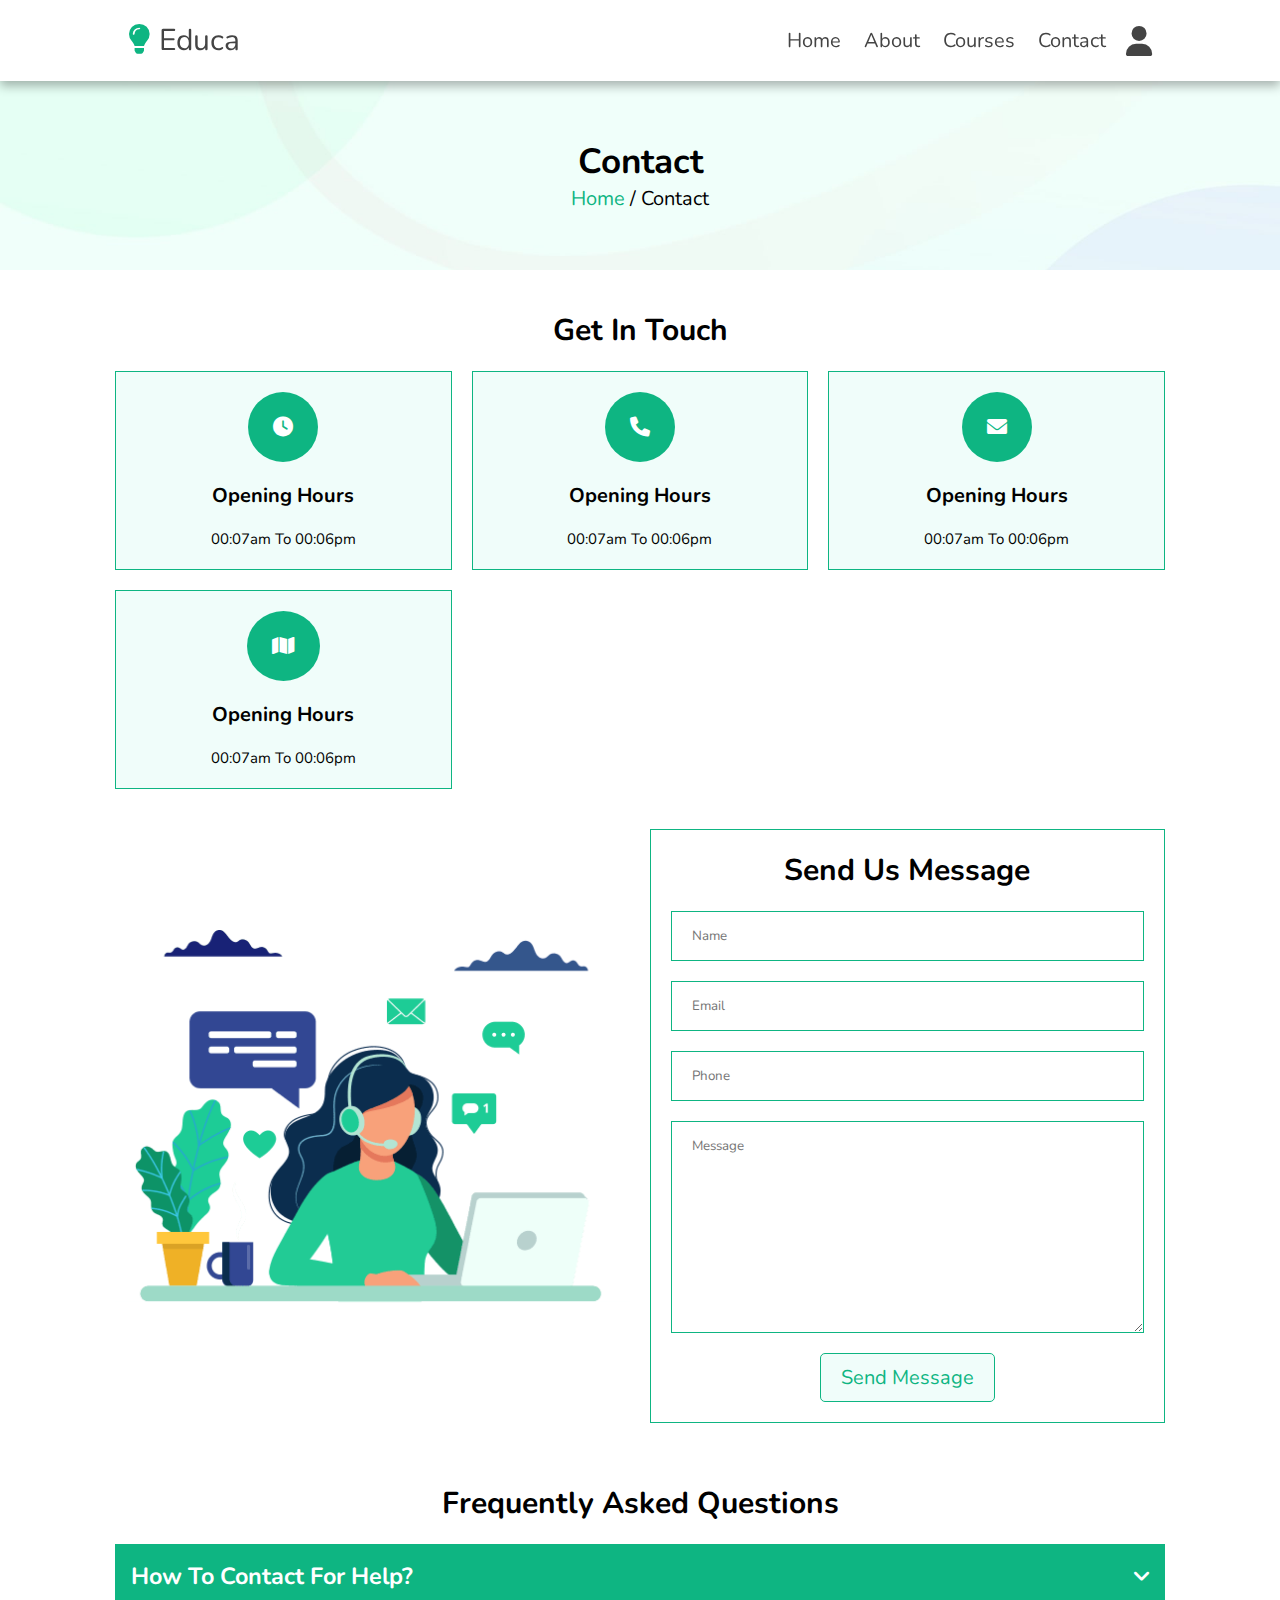
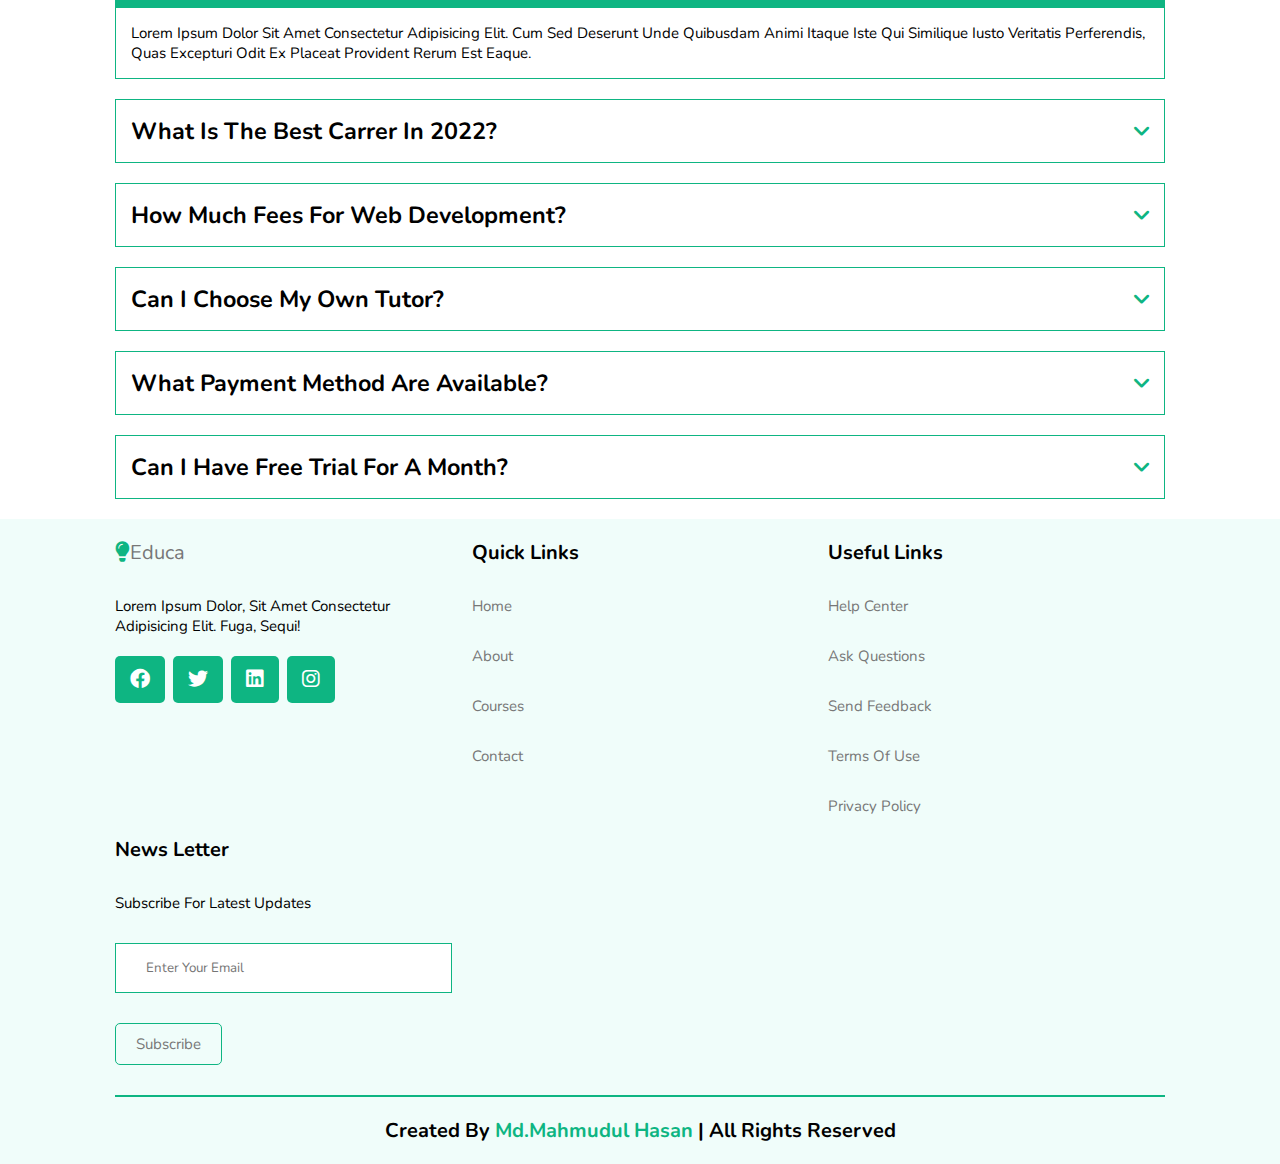
<file: contact.html>
<!DOCTYPE html>
<html lang="en">
  <head>
    <meta charset="UTF-8" />
    <meta http-equiv="X-UA-Compatible" content="IE=edge" />
    <meta name="viewport" content="width=device-width, initial-scale=1.0" />
    <link
      rel="stylesheet"
      href="https://cdnjs.cloudflare.com/ajax/libs/font-awesome/6.0.0-beta3/css/all.min.css"
    />
    <link rel="stylesheet" href="style.css" />
    <title>Contact</title>
  </head>
  <body>
    <!--Header Section Start-->
    <header class="header">
      <a href="" class="logo"><i class="fas fa-lightbulb"></i> educa</a>
      <div class="wrapper">
        <nav class="navbar">
          <a href="home.html">home</a>
          <a href="about.html">about</a>
          <a href="courses.html">courses</a>
          <a href="contact.html">contact</a>
        </nav>
        <div class="icons">
          <div id="account-btn" class="fas fa-user"></div>
          <div id="menu-btn" class="fas fa-bars"></div>
        </div>
      </div>
    </header>
    <!--Header Section End-->

    <!--Account Form Section Start-->
    <div class="account-form">
      <div id="close-form" class="fas fa-times"></div>
      <div class="buttons">
        <span class="btn active login-btn">login</span>
        <!--used span as button to avoid a javascript error-->
        <span class="btn register-btn">register</span>
      </div>
      <form action="" class="login-form active">
        <h3>login form</h3>
        <input type="email" placeholder="enter your email" class="box" />
        <input type="password" placeholder="enter your password" class="box" />
        <div class="flex">
          <input type="checkbox" id="remember-me" />
          <label for="remember-me">remember me</label>
          <a href="">forget password?</a>
        </div>
        <input type="submit" class="btn submit-btn" value="login now" />
      </form>
      <form action="" class="register-form">
        <h3>Register form</h3>
        <input type="email" placeholder="enter your email" class="box" />
        <input type="password" placeholder="enter your password" class="box" />

        <input type="submit" class="btn submit-btn" value="Register now" />
      </form>
    </div>
    <!--Account Form Section End-->
    <!-------------------------heading link section start--------------------->
    <section class="heading-link">
      <h3>contact</h3>
      <p><a href="/home.html">home</a> / contact</p>
    </section>
    <!-------------------------heading link section end--------------------->
    <!-------------------------contact section start--------------------->
    <section class="contact">
      <h1 class="heading">get in touch</h1>
      <div class="icons-container">
        <div class="icon">
          <i class="fas fa-clock"></i>
          <h3>opening hours</h3>
          <p>00:07am to 00:06pm</p>
        </div>
        <div class="icon">
          <i class="fas fa-phone"></i>
          <h3>opening hours</h3>
          <p>00:07am to 00:06pm</p>
        </div>
        <div class="icon">
          <i class="fas fa-envelope"></i>
          <h3>opening hours</h3>
          <p>00:07am to 00:06pm</p>
        </div>
        <div class="icon">
          <i class="fas fa-map"></i>
          <h3>opening hours</h3>
          <p>00:07am to 00:06pm</p>
        </div>
      </div>
      <div class="box-container">
        <div class="image">
          <img src="images/contact-img.png" alt="" />
        </div>

        <form action="">
          <h3>Send us message</h3>
          <input type="text" placeholder="name" class="box" />
          <input type="email" placeholder="email" class="box" />
          <input type="number" placeholder="phone" class="box" />
          <textarea
            name=""
            id=""
            cols="30"
            rows="10"
            placeholder="message"
            class="box"
          ></textarea>
          <input type="submit" value="send message" class="btn" />
        </form>
      </div>
    </section>
    <!-------------------------contact section end--------------------->
    <!-------------------------faq section start--------------------->
    <section class="faq">
      <h1 class="heading">frequently asked questions</h1>
      <div class="accordion-container">
        <div class="accordion active">
          <div class="accordion-heading">
            <h3>how to contact for help?</h3>
            <i class="fas fa-angle-down"></i>
          </div>
          <p class="accordion-content">
            Lorem ipsum dolor sit amet consectetur adipisicing elit. Cum sed
            deserunt unde quibusdam animi itaque iste qui similique iusto
            veritatis perferendis, quas excepturi odit ex placeat provident
            rerum est eaque.
          </p>
        </div>
        <div class="accordion">
          <div class="accordion-heading">
            <h3>what is the best carrer in 2022?</h3>
            <i class="fas fa-angle-down"></i>
          </div>
          <p class="accordion-content">
            Lorem ipsum dolor sit amet consectetur adipisicing elit. Cum sed
            deserunt unde quibusdam animi itaque iste qui similique iusto
            veritatis perferendis, quas excepturi odit ex placeat provident
            rerum est eaque.
          </p>
        </div>

        <div class="accordion">
            <div class="accordion-heading">
                <h3>how much fees for web development?</h3>
                <i class="fas fa-angle-down"></i>
            </div>
            <p class="accordion-content">
                Lorem ipsum dolor sit amet consectetur adipisicing elit. Cum sed deserunt unde quibusdam animi itaque iste qui similique iusto veritatis perferendis, quas excepturi odit ex placeat provident rerum est eaque.
            </p>
            
        </div>

        <div class="accordion">
            <div class="accordion-heading">
                <h3>can i choose my own tutor?</h3>
                <i class="fas fa-angle-down"></i>
            </div>
            <p class="accordion-content">
                Lorem ipsum dolor sit amet consectetur adipisicing elit. Cum sed deserunt unde quibusdam animi itaque iste qui similique iusto veritatis perferendis, quas excepturi odit ex placeat provident rerum est eaque.
            </p>
            
        </div>

        <div class="accordion">
            <div class="accordion-heading">
                <h3>what payment method are available?</h3>
                <i class="fas fa-angle-down"></i>
            </div>
            <p class="accordion-content active">
                Lorem ipsum dolor sit amet consectetur adipisicing elit. Cum sed deserunt unde quibusdam animi itaque iste qui similique iusto veritatis perferendis, quas excepturi odit ex placeat provident rerum est eaque.
            </p>
            
        </div>

        <div class="accordion">
            <div class="accordion-heading">
                <h3>can i have free trial for a month?</h3>
                <i class="fas fa-angle-down"></i>
            </div>
            <p class="accordion-content">
                Lorem ipsum dolor sit amet consectetur adipisicing elit. Cum sed deserunt unde quibusdam animi itaque iste qui similique iusto veritatis perferendis, quas excepturi odit ex placeat provident rerum est eaque.
            </p>
            
        </div>
      </div>
    </section>
    <!-------------------------faq section end--------------------->
    <!--Footer Section Start-->

    <section class="footer">
      <div class="box-container">
        <div class="box">
          <a href="" class="logo"><i class="fas fa-lightbulb"></i>educa</a>
          <p>
            Lorem ipsum dolor, sit amet consectetur adipisicing elit. Fuga,
            sequi!
          </p>
          <div class="icons">
            <a href=""> <i class="fab fa-facebook"></i></a>
            <a href=""> <i class="fab fa-twitter"></i></a>
            <a href=""> <i class="fab fa-linkedin"></i></a>
            <a href=""><i class="fab fa-instagram"></i></a>
          </div>
        </div>
        <div class="box">
          <h3>quick links</h3>
          <a href="home.html">home</a>
          <a href="about.html">about</a>
          <a href="courses.html">courses</a>
          <a href="contact.html">contact</a>
        </div>
        <div class="box">
          <h3>useful links</h3>
          <a href="">help center</a>
          <a href="">ask questions</a>
          <a href="">send feedback</a>
          <a href="">terms of use</a>
          <a href="">privacy policy</a>
        </div>
        <div class="box">
          <h3>news letter</h3>
          <p>subscribe for latest updates</p>
          <input type="email" placeholder="enter your email" />
          <a href="" class="btn">subscribe</a>
        </div>
      </div>
      <h3 class="credit">
        created by <span>md.mahmudul hasan</span> | all rights reserved
      </h3>
    </section>
    <!--Footer Section Start-->

    <script src="script.js"></script>
  </body>
</html>
</file>
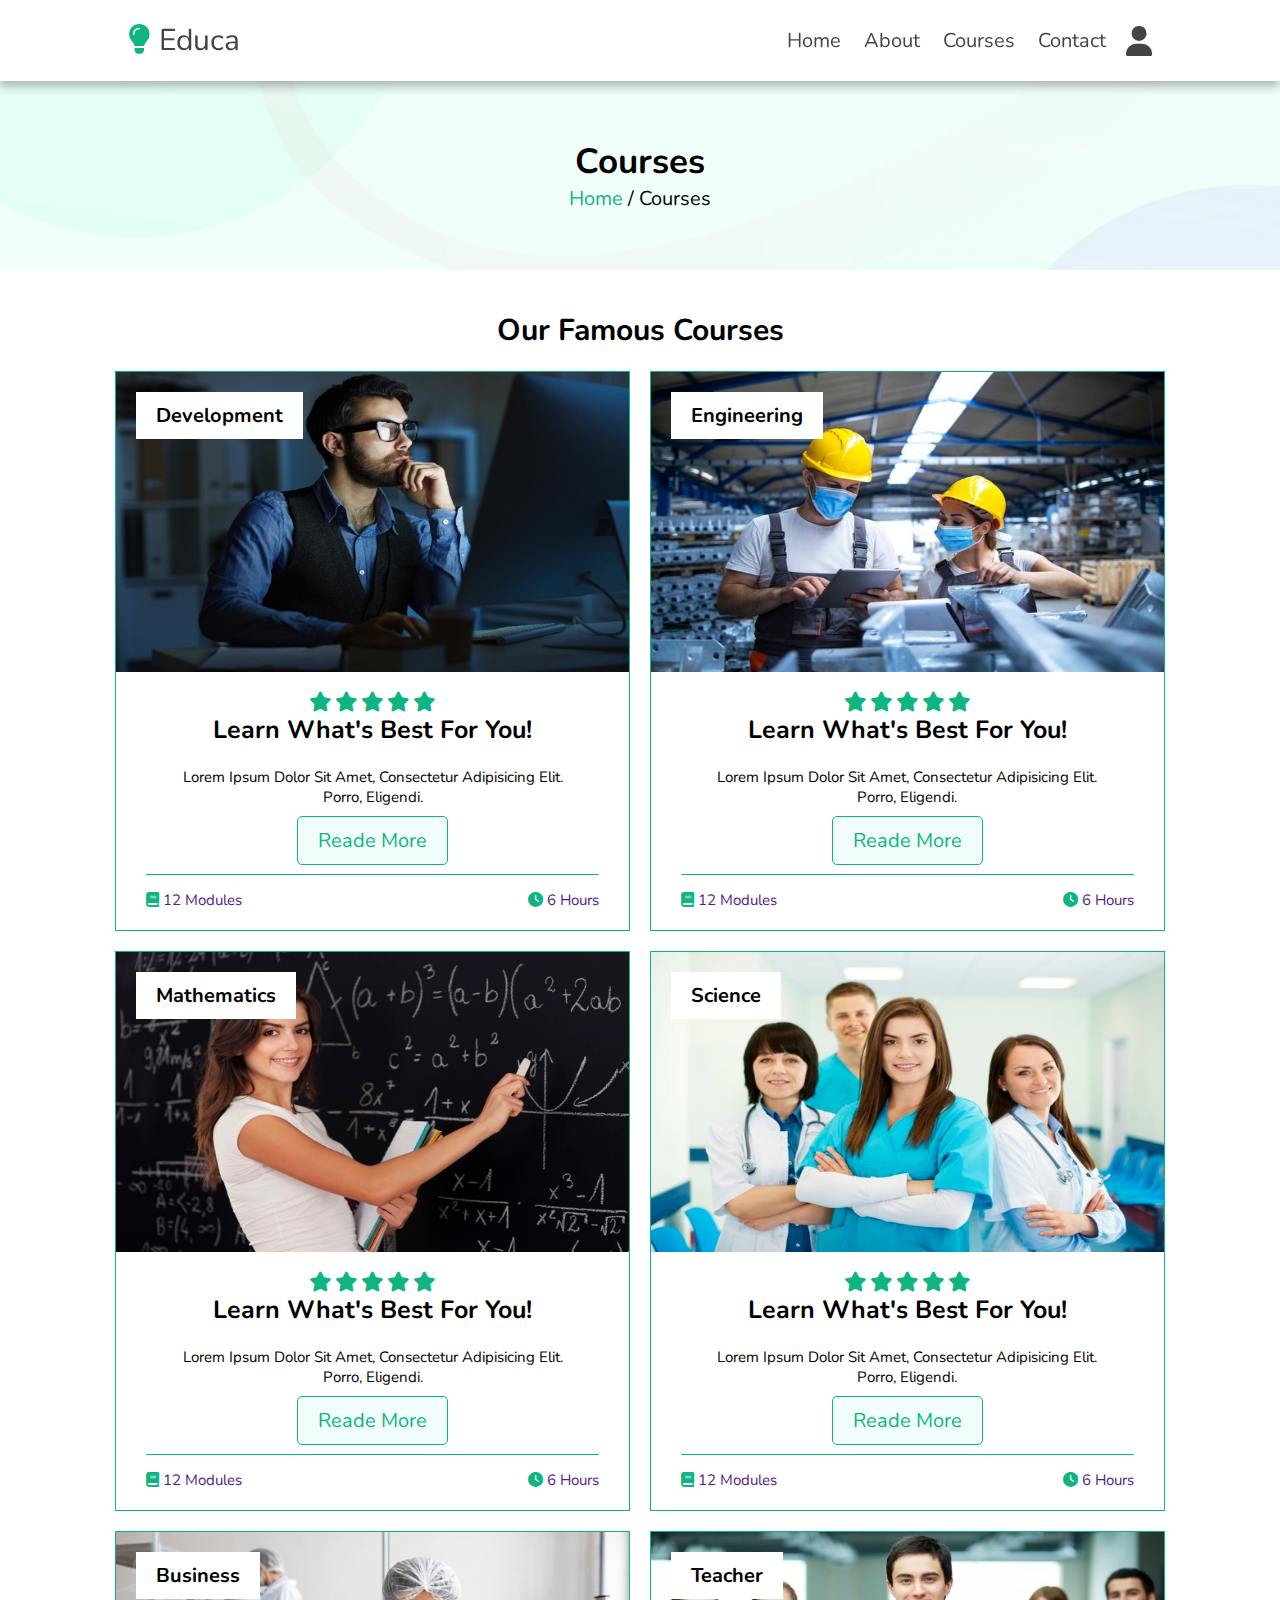
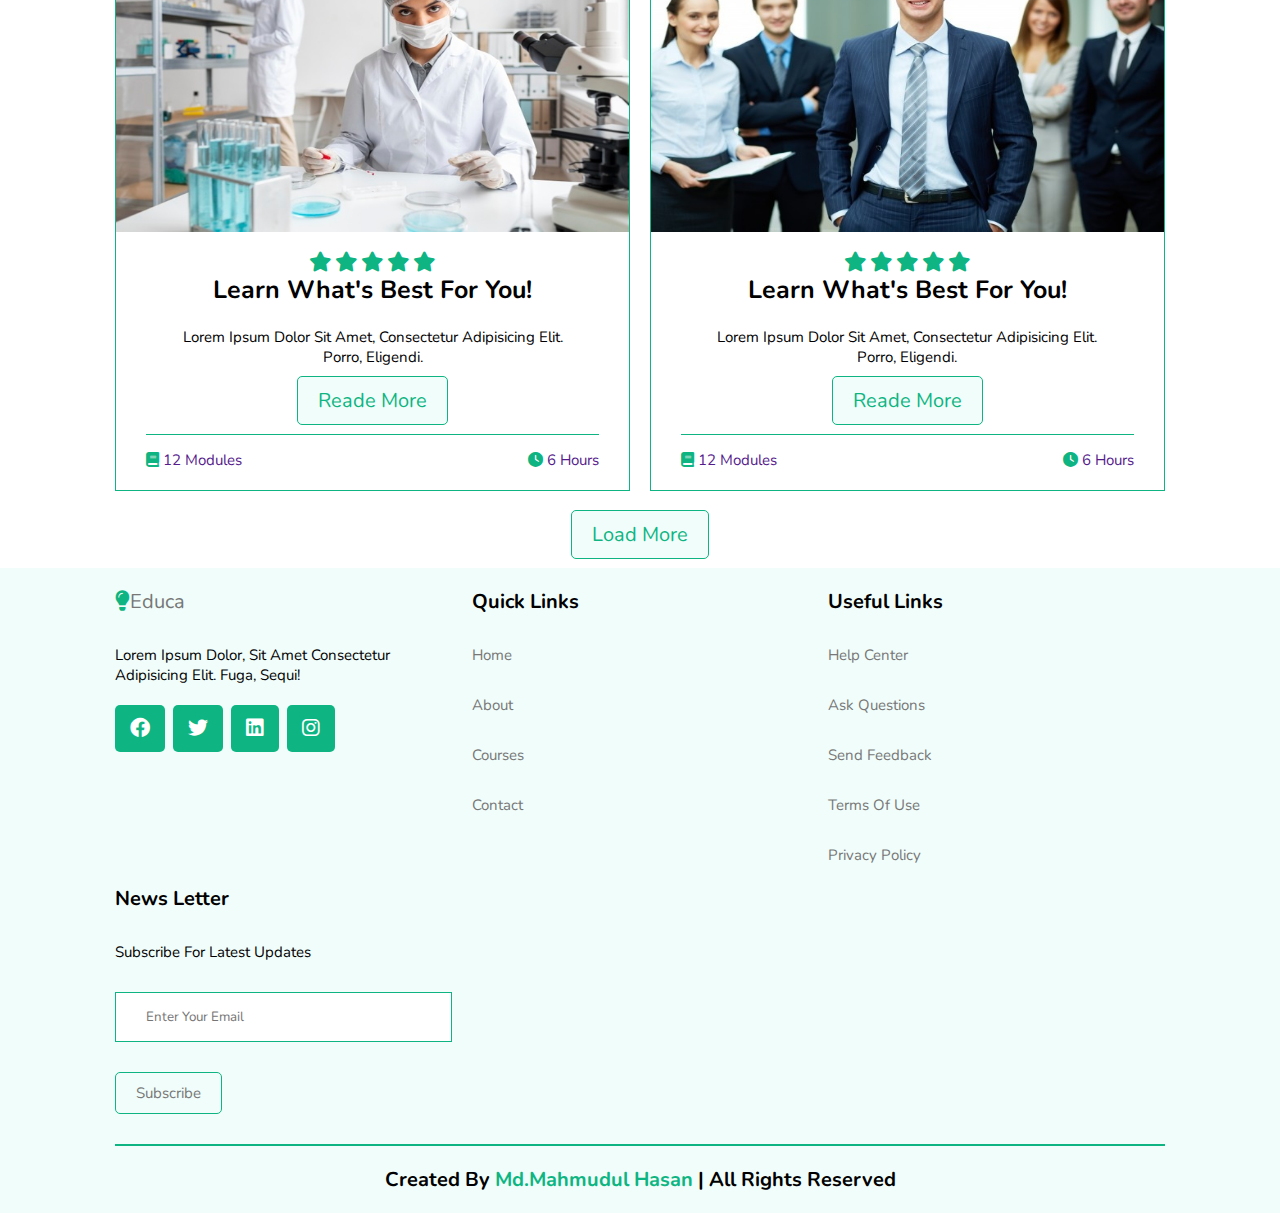
<file: courses.html>
<!DOCTYPE html>
<html lang="en">
<head>
    <meta charset="UTF-8">
    <meta http-equiv="X-UA-Compatible" content="IE=edge">
    <meta name="viewport" content="width=device-width, initial-scale=1.0">
    <link rel="stylesheet" href="https://cdnjs.cloudflare.com/ajax/libs/font-awesome/6.0.0-beta3/css/all.min.css">
    <link rel="stylesheet" href="style.css">
    <title>Courses</title>
</head>
<body>
    <!--Header Section Start-->
    <header class="header">
        <a href="" class="logo"><i class="fas fa-lightbulb"></i> educa</a>
       <div class="wrapper">
        <nav class="navbar">
            <a href="home.html">home</a>
            <a href="about.html">about</a>
            <a href="courses.html">courses</a>
            <a href="contact.html">contact</a> 
        </nav>
        <div class="icons">
            <div id="account-btn" class="fas fa-user"></div>
            <div id="menu-btn" class="fas fa-bars"></div>
        </div>
       </div>
        
    </header>
    <!--Header Section End-->

    <!--Account Form Section Start-->
    <div class="account-form">
        <div id="close-form" class="fas fa-times"></div>
        <div class="buttons">
            <span class="btn active login-btn">login</span> <!--used span as button to avoid a javascript error-->
            <span class="btn register-btn">register</span>
            
        </div>
        <form action="" class="login-form active">
            <h3>login form</h3>
            <input type="email" placeholder="enter your email" class="box">
            <input type="password" placeholder="enter your password" class="box">
            <div class="flex">
                <input type="checkbox" id="remember-me">
                <label for="remember-me">remember me</label>
                <a href="">forget password?</a>

            </div>
            <input type="submit" class="btn submit-btn" value="login now">
        </form>
        <form action="" class="register-form">
            <h3>Register form</h3>
            <input type="email" placeholder="enter your email" class="box">
            <input type="password" placeholder="enter your password" class="box">

            <input type="submit" class="btn submit-btn" value="Register now">
        </form>
    </div>
    <!--Account Form Section End-->
     <!-------------------------heading link section start--------------------->
     <section class="heading-link">
        <h3>courses</h3>
    <p><a href="/home.html">home</a> / courses</p>
    </section>
     <!-------------------------heading link section end--------------------->
     <!-------------------------course section start--------------------->
     <section class="course">
         <h1 class="heading">our famous courses</h1>
         <div class="box-container">
            <div class="box">
                <div class="image">
                    <img src="images/course-2-1.jpg" alt="">
                    <h3>development</h3>
                </div>
                <div class="wrapper">
                    <div class="content">
                        <div class="stars">
                            <i class="fas fa-star"></i>
                            <i class="fas fa-star"></i>
                            <i class="fas fa-star"></i>
                            <i class="fas fa-star"></i>
                            <i class="fas fa-star"></i>
                        </div>
                        <h3>learn what's best for you!</h3>
                        <p>Lorem ipsum dolor sit amet, consectetur adipisicing elit. Porro, eligendi.</p>
                        <a href="" class="btn">reade more</a>
                    </div>
                    <div class="icons">
                        <a href=""><i class="fas fa-book"></i> 12 modules</a>
                        <a href=""><i class="fas fa-clock"></i> 6 hours</a>
    
                    </div>
                </div>
            </div>
             <div class="box">
                <div class="image">
                    <img src="images/course-2-2.jpg" alt="">
                    <h3>engineering</h3>
                </div>
                <div class="wrapper">
                    <div class="content">
                        <div class="stars">
                            <i class="fas fa-star"></i>
                            <i class="fas fa-star"></i>
                            <i class="fas fa-star"></i>
                            <i class="fas fa-star"></i>
                            <i class="fas fa-star"></i>
                        </div>
                        <h3>learn what's best for you!</h3>
                        <p>Lorem ipsum dolor sit amet, consectetur adipisicing elit. Porro, eligendi.</p>
                        <a href="" class="btn">reade more</a>
                    </div>
                    <div class="icons">
                        <a href=""><i class="fas fa-book"></i> 12 modules</a>
                        <a href=""><i class="fas fa-clock"></i> 6 hours</a>
    
                    </div>
                </div>
            </div>
            <div class="box">
                <div class="image">
                    <img src="images/course-2-3.jpg" alt="">
                    <h3>mathematics</h3>
                </div>
                <div class="wrapper">
                    <div class="content">
                        <div class="stars">
                            <i class="fas fa-star"></i>
                            <i class="fas fa-star"></i>
                            <i class="fas fa-star"></i>
                            <i class="fas fa-star"></i>
                            <i class="fas fa-star"></i>
                        </div>
                        <h3>learn what's best for you!</h3>
                        <p>Lorem ipsum dolor sit amet, consectetur adipisicing elit. Porro, eligendi.</p>
                        <a href="" class="btn">reade more</a>
                    </div>
                    <div class="icons">
                        <a href=""><i class="fas fa-book"></i> 12 modules</a>
                        <a href=""><i class="fas fa-clock"></i> 6 hours</a>
    
                    </div>
                </div>
            </div>
            <div class="box">
                <div class="image">
                    <img src="images/course-2-4.jpg" alt="">
                    <h3>science</h3>
                </div>
                <div class="wrapper">
                    <div class="content">
                        <div class="stars">
                            <i class="fas fa-star"></i>
                            <i class="fas fa-star"></i>
                            <i class="fas fa-star"></i>
                            <i class="fas fa-star"></i>
                            <i class="fas fa-star"></i>
                        </div>
                        <h3>learn what's best for you!</h3>
                        <p>Lorem ipsum dolor sit amet, consectetur adipisicing elit. Porro, eligendi.</p>
                        <a href="" class="btn">reade more</a>
                    </div>
                    <div class="icons">
                        <a href=""><i class="fas fa-book"></i> 12 modules</a>
                        <a href=""><i class="fas fa-clock"></i> 6 hours</a>
    
                    </div>
                </div>
            </div>
            <div class="box">
                <div class="image">
                    <img src="images/course-2-5.jpg" alt="">
                    <h3>business</h3>
                </div>
                <div class="wrapper">
                    <div class="content">
                        <div class="stars">
                            <i class="fas fa-star"></i>
                            <i class="fas fa-star"></i>
                            <i class="fas fa-star"></i>
                            <i class="fas fa-star"></i>
                            <i class="fas fa-star"></i>
                        </div>
                        <h3>learn what's best for you!</h3>
                        <p>Lorem ipsum dolor sit amet, consectetur adipisicing elit. Porro, eligendi.</p>
                        <a href="" class="btn">reade more</a>
                    </div>
                    <div class="icons">
                        <a href=""><i class="fas fa-book"></i> 12 modules</a>
                        <a href=""><i class="fas fa-clock"></i> 6 hours</a>
    
                    </div>
                </div>
            </div>
            <div class="box">
                <div class="image">
                    <img src="images/course-2-6.jpg" alt="">
                    <h3>teacher</h3>
                </div>
                <div class="wrapper">
                    <div class="content">
                        <div class="stars">
                            <i class="fas fa-star"></i>
                            <i class="fas fa-star"></i>
                            <i class="fas fa-star"></i>
                            <i class="fas fa-star"></i>
                            <i class="fas fa-star"></i>
                        </div>
                        <h3>learn what's best for you!</h3>
                        <p>Lorem ipsum dolor sit amet, consectetur adipisicing elit. Porro, eligendi.</p>
                        <a href="" class="btn">reade more</a>
                    </div>
                    <div class="icons">
                        <a href=""><i class="fas fa-book"></i> 12 modules</a>
                        <a href=""><i class="fas fa-clock"></i> 6 hours</a>
    
                    </div>
                </div>
            </div>
            <div class="box hide">
                <div class="image">
                    <img src="images/course-2-7.jpg" alt="">
                    <h3>designing</h3>
                </div>
                <div class="wrapper">
                    <div class="content">
                        <div class="stars">
                            <i class="fas fa-star"></i>
                            <i class="fas fa-star"></i>
                            <i class="fas fa-star"></i>
                            <i class="fas fa-star"></i>
                            <i class="fas fa-star"></i>
                        </div>
                        <h3>learn what's best for you!</h3>
                        <p>Lorem ipsum dolor sit amet, consectetur adipisicing elit. Porro, eligendi.</p>
                        <a href="" class="btn">reade more</a>
                    </div>
                    <div class="icons">
                        <a href=""><i class="fas fa-book"></i> 12 modules</a>
                        <a href=""><i class="fas fa-clock"></i> 6 hours</a>
    
                    </div>
                </div>
            </div>
            <div class="box hide">
                <div class="image">
                    <img src="images/course-2-9.jpg" alt="">
                    <h3>dancing</h3>
                </div>
                <div class="wrapper">
                    <div class="content">
                        <div class="stars">
                            <i class="fas fa-star"></i>
                            <i class="fas fa-star"></i>
                            <i class="fas fa-star"></i>
                            <i class="fas fa-star"></i>
                            <i class="fas fa-star"></i>
                        </div>
                        <h3>learn what's best for you!</h3>
                        <p>Lorem ipsum dolor sit amet, consectetur adipisicing elit. Porro, eligendi.</p>
                        <a href="" class="btn">reade more</a>
                    </div>
                    <div class="icons">
                        <a href=""><i class="fas fa-book"></i> 12 modules</a>
                        <a href=""><i class="fas fa-clock"></i> 6 hours</a>
    
                    </div>
                </div>
            </div>
            <div class="box hide">
                <div class="image">
                    <img src="images/course-2-8.jpg" alt="">
                    <h3>dancing</h3>
                </div>
                <div class="wrapper">
                    <div class="content">
                        <div class="stars">
                            <i class="fas fa-star"></i>
                            <i class="fas fa-star"></i>
                            <i class="fas fa-star"></i>
                            <i class="fas fa-star"></i>
                            <i class="fas fa-star"></i>
                        </div>
                        <h3>learn what's best for you!</h3>
                        <p>Lorem ipsum dolor sit amet, consectetur adipisicing elit. Porro, eligendi.</p>
                        <a href="" class="btn">reade more</a>
                    </div>
                    <div class="icons">
                        <a href=""><i class="fas fa-book"></i> 12 modules</a>
                        <a href=""><i class="fas fa-clock"></i> 6 hours</a>
    
                    </div>
                </div>
            </div>
         </div>
         <div class="load-more"><span class="btn">load more</span></div>
        </section>
     <!-------------------------course section end--------------------->
    <!--Footer Section Start-->

    <section class="footer">
        <div class="box-container">
            <div class="box">
                <a href="" class="logo"><i class="fas fa-lightbulb"></i>educa</a>
                <p>Lorem ipsum dolor, sit amet consectetur adipisicing elit. Fuga, sequi!</p>
                <div class="icons">
                   <a href=""> <i class="fab fa-facebook"></i></a>
                 <a href="">   <i class="fab fa-twitter"></i></a>
                   <a href=""> <i class="fab fa-linkedin"></i></a>
                    <a href=""><i class="fab fa-instagram"></i></a>
                </div>
            </div>
            <div class="box">
                <h3>quick links</h3>
                <a href="home.html">home</a>
                <a href="about.html">about</a>
                <a href="courses.html">courses</a>
                <a href="contact.html">contact</a>
            </div>
            <div class="box">
                <h3>useful links</h3>
                <a href="">help center</a>
                <a href="">ask questions</a>
                <a href="">send feedback</a>
                <a href="">terms of use</a>
                <a href="">privacy policy</a>
            </div>
            <div class="box">
                <h3>news letter</h3>
                <p>subscribe for latest updates</p>
                <input type="email" placeholder="enter your email">
                <a href="" class="btn">subscribe</a>
            </div>
        </div>
        <h3 class="credit">created by <span>md.mahmudul hasan</span> | all rights reserved</h3>
    </section>
    <!--Footer Section Start-->



    <script src="script.js"></script>
</body>
</html>
</file>
<file: style.css>
@import url('https://fonts.googleapis.com/css2?family=Nunito:wght@300;400;500;600;700&display=swap');

.swiper-pagination-bullet-active{
    background : var(--green)

}
:root{
    --green : #0eb582;
    --light-green : #f0fdfa;
    --light-color : #777;
    --light-white : #eee;
    --black : #444;
    --white : #fff;
    --border : .1rem solid var(--green);
    --box-shadow : 0 .5rem 1rem rgba(0,0,0,.3)
}

*{
    font-family: 'Nunito', sans-serif;
    margin: 0;
    padding: 0;
    box-sizing: border-box;
    text-transform: capitalize;
    border: none;
    outline: none;
    text-decoration: none;
    transition: all .2s linear;
}

html{
    font-size: 62.5%;
    overflow-x: hidden;
    scroll-behavior: smooth;
}
::-webkit-scrollbar{
    width: 1rem;
}

::-webkit-scrollbar-track{
    background: transparent;
}
::-webkit-scrollbar-thumb{
    background: var(--green);
}
.btn{
    padding: 1rem 2rem;
    background: #fff;
    color: var(--green);
    border: var(--border);
    font-size: 2rem;
    border-radius: .5rem;
    background: var(--light-green);
    cursor: pointer;
}
.btn:hover{
    background: var(--green);
    color: white;
}

section{
    min-height: 100vh;
    width: 100%;
    padding: 2rem 9%;
}
.heading{
    font-size: 3rem;
    text-align: center;
    padding: 2rem 0;
}

/*header style start*/
.header{
    position: fixed;
    top: 0;
    left: 0;
    right: 0;
    background: white;
    padding: 2rem 10%;
    display: flex;
    justify-content: space-between;
    align-items: center;
    box-shadow: var(--box-shadow);
    z-index: 1000;
}
.header .logo{
    color: var(--black);
    font-size: 3rem;
}

.header .logo i{
    color: var(--green);
}
.header .wrapper{
    display: flex;
    justify-content: center;
    align-items: center;
}
.header .navbar a{
    font-size: 2rem;
    color: var(--black);
    padding-right: 2rem;
}
.header .navbar a:hover{
    color: var(--green);
}
.header .icons #account-btn{
    font-size: 3rem;
    color: var(--black);
    cursor: pointer;

}
.header .icons #account-btn:hover{
    color: var(--green);
}
.header .icons #menu-btn{
    font-size: 3rem;
    color: var(--black);
    cursor: pointer;
    display: none;

}
.header .icons #menu-btn:hover{
    color: var(--green);
}
/*header style end*/
/*Account style start*/

.account-form{
    padding: 2rem;
    position: fixed;
    top: 0;
    right: -105%;
    z-index: 2000;
    background: #fff;
    height: 100%;
    width: 35rem;
    border: var(--border);
    display: flex;
    flex-flow: column;
    justify-content: center;
    align-items: center;
    text-align: center;
    gap: 2rem;
}
.account-form.popup{
    right: 0;
}
.account-form .buttons .btn.active{
    background: var(--green);
    color: #fff;
}
.account-form #close-form{
    position: absolute;
    top: 1.5rem;
    right: 2rem;
    font-size: 4rem;
    cursor: pointer;
    color: var(--black);
}
.account-form #close-form:hover{
    color: var(--green);
}
.account-form form{
    display: none;
}
.account-form form.active{
    display: block;
}

.account-form .login-form{
    border: var(--border);
    padding: 2rem;
    box-shadow: var(--box-shadow);
}

.account-form .login-form h3{
    font-size: 3rem;

}
.account-form .login-form .box{
    padding: 1.5rem;
    border: var(--border);
    width: 100%;
    margin: 2rem 0;
}
.account-form .login-form .flex{
    display: flex;
    
    align-items: center;
    font-size: 1.2rem;
}
.account-form .login-form .flex a{
    margin-left: auto;
}
.account-form .login-form .submit-btn{
    width: 100%;

    margin-top: 2rem;
}
.account-form .register-form{
    border: var(--border);
    padding: 2rem;
    box-shadow: var(--box-shadow);
}

.account-form .register-form h3{
    font-size: 3rem;

}
.account-form .register-form .box{
    padding: 1.5rem;
    border: var(--border);
    width: 100%;
    margin: 2rem 0;
}

.account-form .register-form .submit-btn{
    width: 100%;

    margin-top: 2rem;
}

/*Account style end*/
/*home-slider style start*/
.home{
    padding: 0;

}
.home .slide{
    display: flex;
    align-items: center;
    background-size: cover !important;
    background-position : center !important;
    height: 60rem;
}
.home .slide .content{
    width: 60rem;
}
.home .slide .content h3{
    font-size: 6rem;
    color: #fff;
}
.home .slide .content p{
    color: #fff;
    font-size: 1.5rem;
    padding: 3rem 0;
}

/*home-slider style end*/
/****************************home-subject style start************************/
.subject{
    min-height: 45vh;
}
.subject .box-container{
    display: grid;
    grid-template-columns: repeat(auto-fit,minmax(20rem,1fr));
    gap:2rem;
    text-align: center;

}
.subject .box-container .box{
    border: var(--border);
    background: var(--light-green);
    padding: 2rem;
}
.subject .box-container .box:hover{
    background: var(--green);
    cursor: pointer;
}
.subject .box-container .box h3{
    font-size: 2rem;
    padding: 2rem 0;
}
.subject .box-container .box p{
    font-size: 1.5rem;
}

/****************************home-subject style end****************************/
/****************************home-course style start****************************/
.course{
    min-height: 45vh;
}
.course .slide{
    text-align: center;
    position: relative;
    width: 30rem;
    overflow : hidden;
}
.course .slide .image{
    padding: 2rem;
}
.course .slide .image img{
    width: 100%;
    margin-bottom: 1.5rem;
}
.course .slide .image h3{
    font-size: 2rem;
}
.course .slide .content{
    position: absolute;
    bottom: 0;
    left: 0;
    right: 0;
    background: var(--green);
    padding: 2rem;
    bottom: -100%;
}
.course .slide .content h3{
    font-size: 2rem;
}
.course .slide .content p{
    font-size: 1.5rem;
    padding: 2rem 0;
}
.course .slide:hover .content{
    bottom: 0;
}
/****************************home-course style end****************************/
/****************************about header-link style start********************/
.heading-link{
   padding-top: 10rem;
    min-height: 30vh;
    background: url('images/heading-bg.jpg') no-repeat;
    background-size: cover;
    display: flex;
    justify-content: center;
    align-items: center;
    flex-flow: column;
}
.heading-link h3{
    font-size: 3.5rem;
    
}
.heading-link p{
    font-size: 2rem;
}
.heading-link p a{
    color: var(--green);
}
/****************************about header-link style end********************/
/****************************about  style start********************/
.about{
    min-height: 45vh;
}
.about .box-container{
    display: flex;
    justify-content: center;
    align-items: center;
    flex-wrap: wrap;
    gap: 3rem;
}

.about .box-container .image{
    flex: 1 1 40rem;
    
}
.about .box-container .content{
    flex: 1 1 40rem;


}
.about .box-container .image img{
    width: 100%;
}
.about .box-container .content h3{
    font-size: 3rem;
}
.about .box-container .content p{
    font-size: 1.5rem;
    padding: 3rem 0;

}
.about .box-container .content .card-container{
    display: flex;
    gap:2rem;
  
}
.about .box-container .content .card-container .card{
    flex: 1 1 16rem;
    border: var(--border);
    padding: 2rem;
    text-align: center;
}
/****************************about style end********************/
/****************************teacher style start********************/
.teacher{
    min-height: 40vh;
}

.teacher .box-container .box{
    width: 30rem;
    
    
} 
.teacher .box-container .box .content{
    display: flex;
    justify-content: space-between;
    align-items: center;
}
.teacher .box-container .box .content h3{
    font-size: 2rem;
}
.teacher .box-container .box .content p{
    font-size: 1.5rem;
}
.teacher .box-container .box .image{
    background: var(--light-green);
    position: relative;
    overflow : hidden;
}
.teacher .box-container .box .image img{
    width: 100%;
    
}
.teacher .box-container .box .image .icons-container{
    text-align: center;
    padding: 2rem 0;
    background: var(--black);
    position: absolute;
    bottom: -100%;
    right: 0;
    left: 0;
}
.teacher .box-container .box .image:hover .icons-container{
    bottom: 0;
}
.teacher .box-container .box .image .icons-container i{
    font-size: 3rem;
    padding-right: 2rem;
    color: white;
    
}
/****************************teacher style end********************/
/****************************student style start********************/
.student{
    min-height: 45vh;
}
.student .box-container .box{
    width: 35rem;
    text-align: center;
}
.student .box-container .box p{
    padding: 2rem 3rem;
    border: var(--border);
    font-size: 1.5rem;
    background: var(--light-green);
    
}
.student .box-container .box img{
    height: 10vh;
    width: 10vh;
    border-radius: 50%;
    margin: 2rem 0;
}
.student .box-container .box h3{
    font-size: 2rem;
    padding-bottom: 1rem;
}
.student .box-container .box .icons i{
    font-size: 1.5rem;
    color: var(--green);
}
/****************************student style end********************/
/****************************course style start********************/
.course .box-container{
    display: grid;
    grid-template-columns: repeat(auto-fit,minmax(40rem,1fr));
    gap:2rem;
}
.course .box-container .box{
    border: var(--border);
    padding-bottom: 2rem;
}

.course .box-container .box .wrapper{
    padding: 0 3rem;
    
}

.course .box-container .box{
    flex: 1 1 40rem
}
.course .box-container .box.hide{
    display: none;
}
.course .box-container .box .image{
    position: relative;
    height: 30rem;
    overflow : hidden;
}
.course .box-container .box .image img{
    width: 100%;
    height: 100%;

}
.course .box-container .box:hover .image img{
    transform: scale(1.1)

}
.course .box-container .box .image h3{
    font-size: 2rem;
    background: white;
    position: absolute;
    top: 2rem;
    left: 2rem;
    padding: 1rem 2rem;
}
.course .box-container .box .content{
    text-align: center;
    padding: 2rem;
    border-bottom: var(--border);
}
.course .box-container .box .content .stars i{
    font-size: 2rem;
    color: var(--green);
}
.course .box-container .box .content h3{
    font-size: 2.5rem;

}
.course .box-container .box .content p{
    font-size: 1.5rem;
    padding: 2rem 0;
}
.course .box-container .box .icons{
    display: flex;
    justify-content: space-between;
    align-items: center;
    font-size: 1.5rem;
    padding-top: 1.5rem;
}
.course .box-container .box .icons a i{
    color: var(--green);
}
.course .load-more{
    margin-top: 3rem;
    text-align: center;
}
/****************************course style end********************/
/****************************contact style start********************/
.contact .icons-container{
    display: grid;
    grid-template-columns: repeat(auto-fit,minmax(30rem,1fr));
    gap:2rem;
}
.contact .icons-container .icon{
    text-align: center;
    padding: 2rem;
    background: var(--light-green);
    border: var(--border);
}
.contact .icons-container .icon i{
    font-size: 2rem;
    color: white;
    background: var(--green);
    padding: 2.5rem;
    border-radius: 50%;

}
.contact .icons-container .icon h3{
    font-size: 2rem;
    padding: 2rem 0;
}
.contact .icons-container .icon p{
    font-size: 1.5rem;
}

.contact .box-container{
    display: flex;
    justify-content: center;
    align-items: center;
    flex-wrap: wrap;
    gap: 2rem;
    margin-top: 4rem;
}
.contact .box-container .image{
    flex : 1 1 40rem;
}
.contact .box-container .image img{
    width: 100%;
}
.contact .box-container form{
    flex: 1 1 40rem;

    border: var(--border);
    padding: 2rem;
    text-align: center;
    
}
.contact .box-container form h3{
    font-size: 3rem;
}
.contact .box-container form .box{
    border: var(--border);
    padding: 1.5rem 2rem;
    display: block;
    width: 100%;
    margin: 2rem 0;
}
.contact .box-container form .box:focus{
    background: var(--green);
}
.contact .box-container form .btn{
    

}
/****************************contact style end********************/
/****************************faq style start********************/
.faq{
    min-height: 40vh;
}
.faq .accordion-container{
    display: flex;
    justify-content: center;
    align-items: flex-start;
    flex-wrap: wrap;
    gap : 2rem;

}
.faq .accordion-container .accordion{
    flex : 1 1 60rem;
    
    border: var(--border);
    cursor: pointer;
}
.faq .accordion-container .accordion.active .accordion-heading{
    background: var(--green);
    color: white
}
.faq .accordion-container .accordion.active .accordion-heading i{
    color: white;
}
.faq .accordion-container .accordion.active .accordion-content{
    display: block;
}

.faq .accordion-container .accordion .accordion-heading{
    display: flex;
    justify-content: space-between;
    align-items: center;
    font-size: 2rem;
    padding: 1.5rem;
}
.faq .accordion-container .accordion .accordion-heading i{
    color: var(--green);
}
.faq .accordion-container .accordion .accordion-content{
    padding: 1.5rem;
    font-size: 1.5rem;
    border-top: var(--border);
    display: none;
}
/****************************faq style end********************/
/*****************************Footer style start************************/
.footer{
   
    min-height: 40vh;
    background: var(--light-green);
}
.footer .box-container{
    display: grid;
    grid-template-columns: repeat(auto-fit,minmax(27rem,1fr));
    gap:2rem;
    border-bottom: .2rem solid var(--green);
    padding-bottom: 3rem;

}
.footer .box-container .box{
    
    display: flex;
    justify-content: start;
    align-items: start;
    flex-flow: column;
    gap: 3rem;
}
.footer .box-container .box h3{
    font-size: 2rem;
}
.footer .box-container .box a{
    color: var(--light-color);
    font-size: 1.5rem;
}
.footer .box-container .box a:hover{
    color: var(--green);
}
.footer .box-container .box p{
    font-size: 1.5rem;
}
.footer .box-container .box .logo{
    font-size: 2rem;
}

.footer .box-container .box .logo i{
    color: var(--green);
}
.footer .box-container .box .icons a{
    font-size: 2rem;
    color: white;
    background: var(--green);
    padding: 1rem 1.5rem;
    border-radius: .5rem;
    margin-right: 0.5rem;


}
.footer .box-container .box .icons a:hover{
    background: var(--light-color);
}

.footer .box-container .box input{
    padding: 1.5rem 3rem;
    border: var(--border);
    width: 100%;
    background: white;
}
.footer .credit{
    font-size: 2rem;
    text-align: center;
    padding-top: 2rem;
}
.footer .credit span{
    color: var(--green);
}
/*****************************Footer style end*************************/



@media (max-width:768px) {
    html{
        font-size: 55%;
    }

    .header .wrapper .navbar{
        position: fixed;
        top: 8.2rem;
        right: -105%;
        width: 30rem;
        height: 100%;
        text-align: center;
        border: var(--border);
        background: white;
        box-shadow: var(--box-shadow);
        

    }
    .header .wrapper .navbar a{
        display: block;
        padding: 2rem 0;
        font-size: 3rem;
        
    }
    .header .wrapper .navbar a:hover{
        background: green;
        ;
    }
    .header .wrapper .icons #account-btn{
        padding-right: 2rem;
    }
    .header .wrapper .icons #menu-btn{
        display: inline-block;
       
        
    }
    
    .fa-times{
        transform: rotate(90deg);
    }
    .header .navbar.popup{
        right: 0;
    }
}
</file>
